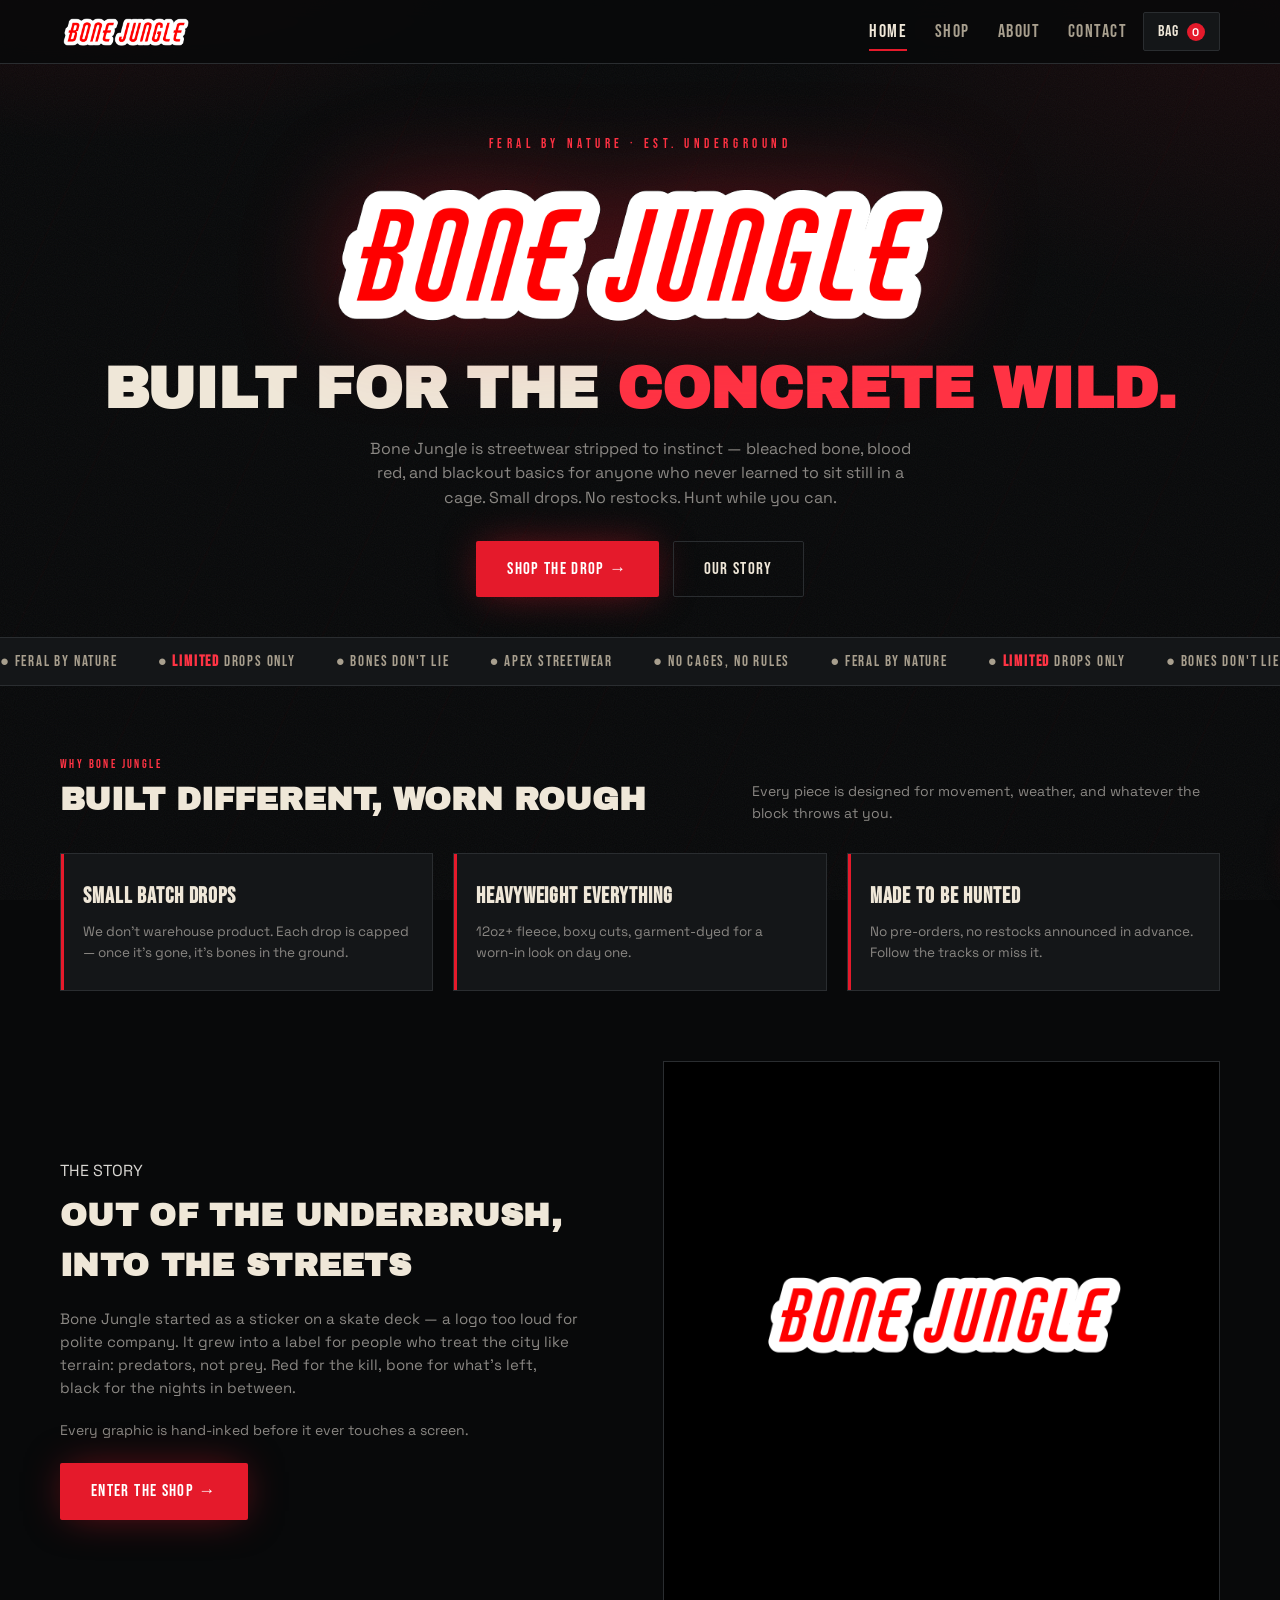
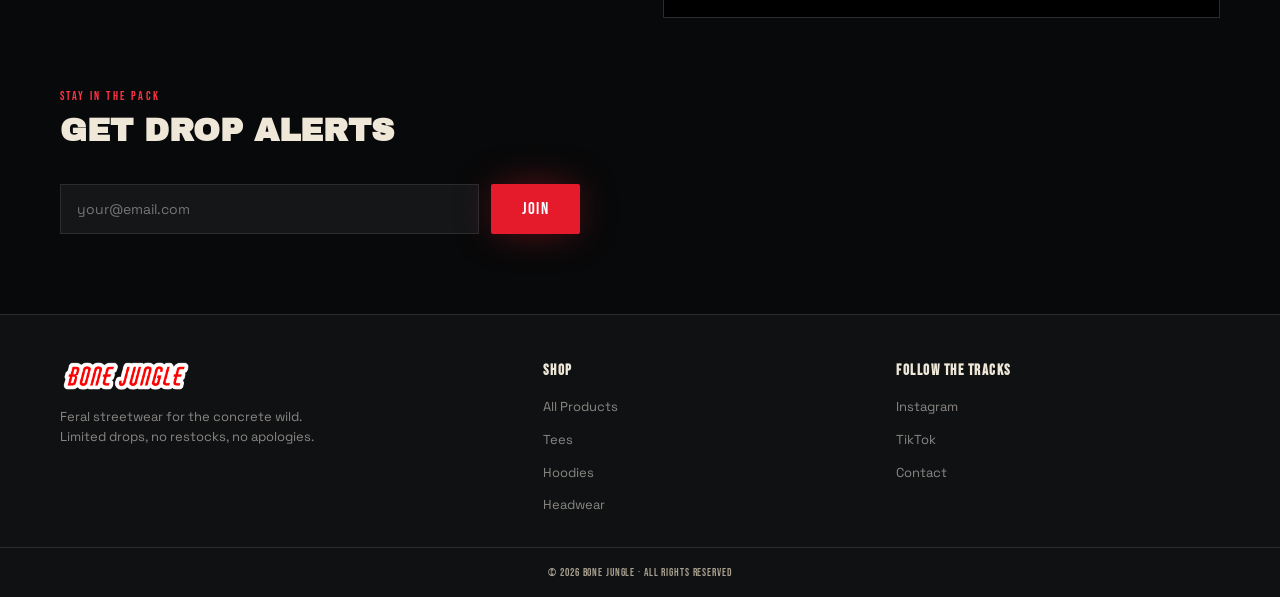
<file: index.html>
<!DOCTYPE html>
<html lang="en">
<head>
<meta charset="UTF-8" />
<meta name="viewport" content="width=device-width, initial-scale=1.0, viewport-fit=cover" />
<title>Bone Jungle &middot; Feral Streetwear</title>
<meta name="description" content="Bone Jungle — feral streetwear built for the concrete wild. Limited drops, no cages." />
<link rel="preconnect" href="https://fonts.googleapis.com">
<link rel="preconnect" href="https://fonts.gstatic.com" crossorigin>
<link rel="stylesheet" href="css/style.css">
</head>
<body>
<div class="vines"></div>
<div class="noise"></div>

<header>
  <div class="bar">
    <a href="index.html" aria-label="Bone Jungle home">
      <img class="logo-mark" src="assets/bone-jungle-logo-transparent.png" alt="Bone Jungle">
    </a>
    <div class="spacer"></div>
    <nav class="links" id="navLinks">
      <a href="index.html" aria-current="page">Home</a>
      <a href="shop.html">Shop</a>
      <a href="index.html#about">About</a>
      <a href="index.html#contact">Contact</a>
    </nav>
    <button class="cart-btn" id="cartBtn">
      Bag <span class="cart-count" data-cart-count hidden>0</span>
    </button>
    <button class="menu-toggle" id="menuToggle" aria-label="Menu">&#9776;</button>
  </div>
</header>

<main>

  <section class="hero">
    <div class="eyebrow">FERAL BY NATURE &middot; EST. UNDERGROUND</div>
    <img class="lockup" src="assets/bone-jungle-logo-transparent.png" alt="Bone Jungle">
    <h1>Built for the <em>concrete&nbsp;wild.</em></h1>
    <p>Bone Jungle is streetwear stripped to instinct — bleached bone, blood red, and blackout basics
       for anyone who never learned to sit still in a cage. Small drops. No restocks. Hunt while you can.</p>
    <div class="hero-ctas">
      <a class="btn primary" href="shop.html">Shop The Drop &rarr;</a>
      <a class="btn ghost" href="#about">Our Story</a>
    </div>
  </section>

  <div class="marquee">
    <div class="reel">
      <span>&#9679; FERAL BY NATURE</span>
      <span>&#9679; <b>LIMITED</b> DROPS ONLY</span>
      <span>&#9679; BONES DON'T LIE</span>
      <span>&#9679; APEX STREETWEAR</span>
      <span>&#9679; NO CAGES, NO RULES</span>
      <span>&#9679; FERAL BY NATURE</span>
      <span>&#9679; <b>LIMITED</b> DROPS ONLY</span>
      <span>&#9679; BONES DON'T LIE</span>
      <span>&#9679; APEX STREETWEAR</span>
      <span>&#9679; NO CAGES, NO RULES</span>
    </div>
  </div>

  <section class="block">
    <div class="block-head">
      <div>
        <div class="tag">WHY BONE JUNGLE</div>
        <h2>Built Different, Worn Rough</h2>
      </div>
      <p>Every piece is designed for movement, weather, and whatever the block throws at you.</p>
    </div>
    <div class="feat-grid">
      <div class="feat-card">
        <h3>Small Batch Drops</h3>
        <p>We don't warehouse product. Each drop is capped — once it's gone, it's bones in the ground.</p>
      </div>
      <div class="feat-card">
        <h3>Heavyweight Everything</h3>
        <p>12oz+ fleece, boxy cuts, garment-dyed for a worn-in look on day one.</p>
      </div>
      <div class="feat-card">
        <h3>Made To Be Hunted</h3>
        <p>No pre-orders, no restocks announced in advance. Follow the tracks or miss it.</p>
      </div>
    </div>
  </section>

  <section class="block" id="about">
    <div class="split">
      <div>
        <div class="tag">THE STORY</div>
        <h2 class="disp" style="font-size:clamp(22px,3.4vw,32px);color:var(--bone);margin:8px 0 16px;">Out of the underbrush, into the streets</h2>
        <p style="color:var(--muted);font-size:15px;max-width:52ch;">
          Bone Jungle started as a sticker on a skate deck — a logo too loud for polite company.
          It grew into a label for people who treat the city like terrain: predators, not prey.
          Red for the kill, bone for what's left, black for the nights in between.
        </p>
        <div class="cta-note">Every graphic is hand-inked before it ever touches a screen.</div>
        <a class="btn primary" style="margin-top:22px;" href="shop.html">Enter The Shop &rarr;</a>
      </div>
      <img src="assets/bone-jungle-logo.png" alt="Bone Jungle sticker art">
    </div>
  </section>

  <section class="block" id="contact">
    <div class="block-head">
      <div>
        <div class="tag">STAY IN THE PACK</div>
        <h2>Get Drop Alerts</h2>
      </div>
    </div>
    <form style="display:flex;gap:12px;flex-wrap:wrap;max-width:520px;" onsubmit="event.preventDefault(); this.querySelector('button').textContent='YOU\'RE IN';">
      <input type="email" required placeholder="your@email.com"
        style="flex:1;min-width:220px;background:var(--panel);border:1px solid var(--line);color:var(--ink);
               padding:14px 16px;font-family:'Space Grotesk';font-size:14px;">
      <button class="btn primary" type="submit">Join</button>
    </form>
  </section>

</main>

<footer>
  <div class="foot-wrap">
    <div>
      <img class="logo-mark" src="assets/bone-jungle-logo-transparent.png" alt="Bone Jungle" style="margin-bottom:14px;">
      <p>Feral streetwear for the concrete wild. Limited drops, no restocks, no apologies.</p>
    </div>
    <div>
      <h4>SHOP</h4>
      <ul>
        <li><a href="shop.html">All Products</a></li>
        <li><a href="shop.html">Tees</a></li>
        <li><a href="shop.html">Hoodies</a></li>
        <li><a href="shop.html">Headwear</a></li>
      </ul>
    </div>
    <div>
      <h4>FOLLOW THE TRACKS</h4>
      <ul>
        <li><a href="#">Instagram</a></li>
        <li><a href="#">TikTok</a></li>
        <li><a href="#">Contact</a></li>
      </ul>
    </div>
  </div>
  <div class="foot-bottom">&copy; 2026 BONE JUNGLE &middot; ALL RIGHTS RESERVED</div>
</footer>

<div class="overlay" id="cartOverlay"></div>
<aside class="drawer" id="cartDrawer">
  <div class="drawer-head">
    <h3>Your Bag</h3>
    <button id="cartClose" aria-label="Close cart">&times;</button>
  </div>
  <div class="drawer-items" id="drawerItems"></div>
  <div class="drawer-foot">
    <div class="row">Subtotal <b id="drawerTotal">$0.00</b></div>
    <a class="btn primary" href="shop.html">Continue To Shop</a>
  </div>
</aside>

<script src="js/cart.js"></script>
</body>
</html>
</file>
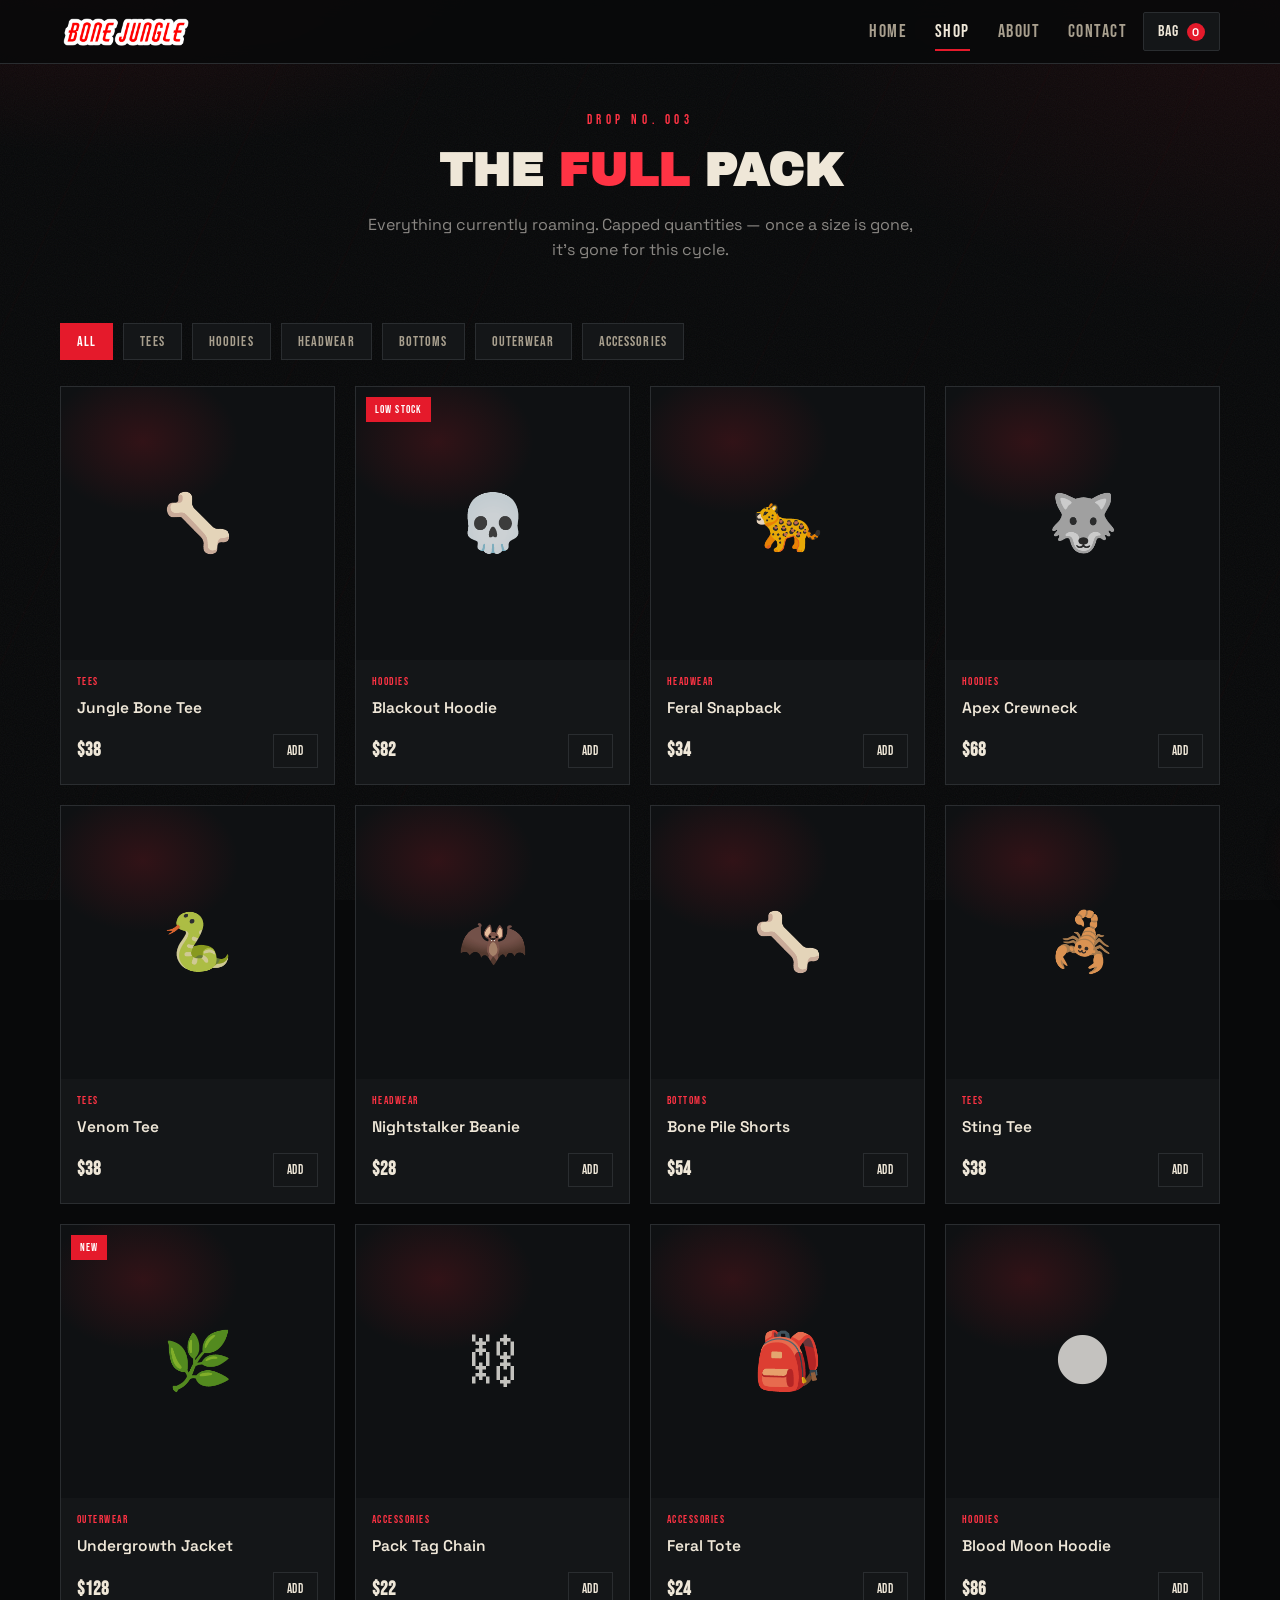
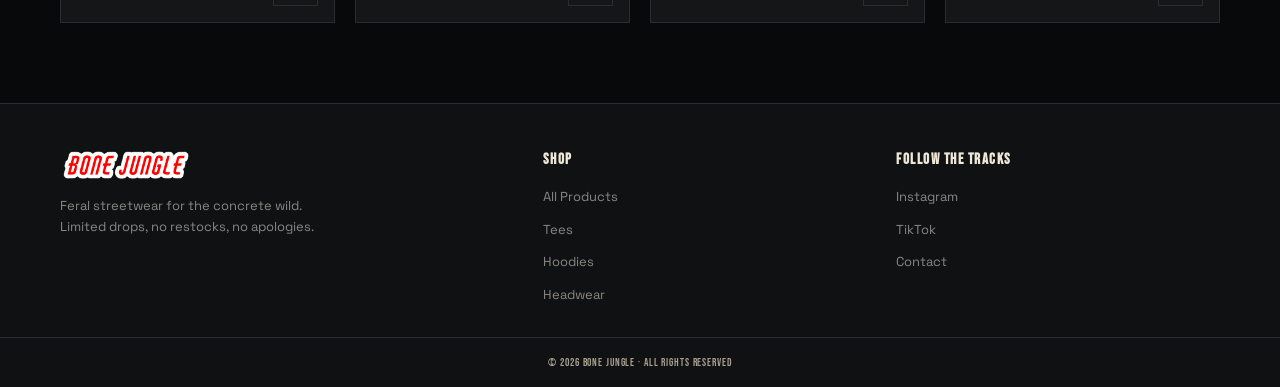
<file: shop.html>
<!DOCTYPE html>
<html lang="en">
<head>
<meta charset="UTF-8" />
<meta name="viewport" content="width=device-width, initial-scale=1.0, viewport-fit=cover" />
<title>Shop &middot; Bone Jungle</title>
<meta name="description" content="Shop Bone Jungle — feral streetwear drops. Tees, hoodies, headwear, and more." />
<link rel="preconnect" href="https://fonts.googleapis.com">
<link rel="preconnect" href="https://fonts.gstatic.com" crossorigin>
<link rel="stylesheet" href="css/style.css">
</head>
<body>
<div class="vines"></div>
<div class="noise"></div>

<header>
  <div class="bar">
    <a href="index.html" aria-label="Bone Jungle home">
      <img class="logo-mark" src="assets/bone-jungle-logo-transparent.png" alt="Bone Jungle">
    </a>
    <div class="spacer"></div>
    <nav class="links" id="navLinks">
      <a href="index.html">Home</a>
      <a href="shop.html" aria-current="page">Shop</a>
      <a href="index.html#about">About</a>
      <a href="index.html#contact">Contact</a>
    </nav>
    <button class="cart-btn" id="cartBtn">
      Bag <span class="cart-count" data-cart-count hidden>0</span>
    </button>
    <button class="menu-toggle" id="menuToggle" aria-label="Menu">&#9776;</button>
  </div>
</header>

<main>
  <section class="hero" style="padding-top:46px;padding-bottom:10px;">
    <div class="eyebrow">DROP NO. 003</div>
    <h1 style="font-size:clamp(28px,5vw,46px);">The <em>Full</em> Pack</h1>
    <p>Everything currently roaming. Capped quantities — once a size is gone, it's gone for this cycle.</p>
  </section>

  <section class="block" style="margin-top:20px;">
    <div class="filters" id="filters">
      <button class="filter" aria-pressed="true" data-filter="all">All</button>
      <button class="filter" data-filter="tees">Tees</button>
      <button class="filter" data-filter="hoodies">Hoodies</button>
      <button class="filter" data-filter="headwear">Headwear</button>
      <button class="filter" data-filter="bottoms">Bottoms</button>
      <button class="filter" data-filter="outerwear">Outerwear</button>
      <button class="filter" data-filter="accessories">Accessories</button>
    </div>

    <div class="product-grid" id="productGrid">
      <!-- cards injected by JS -->
    </div>
  </section>
</main>

<footer>
  <div class="foot-wrap">
    <div>
      <img class="logo-mark" src="assets/bone-jungle-logo-transparent.png" alt="Bone Jungle" style="margin-bottom:14px;">
      <p>Feral streetwear for the concrete wild. Limited drops, no restocks, no apologies.</p>
    </div>
    <div>
      <h4>SHOP</h4>
      <ul>
        <li><a href="shop.html">All Products</a></li>
        <li><a href="shop.html">Tees</a></li>
        <li><a href="shop.html">Hoodies</a></li>
        <li><a href="shop.html">Headwear</a></li>
      </ul>
    </div>
    <div>
      <h4>FOLLOW THE TRACKS</h4>
      <ul>
        <li><a href="#">Instagram</a></li>
        <li><a href="#">TikTok</a></li>
        <li><a href="#">Contact</a></li>
      </ul>
    </div>
  </div>
  <div class="foot-bottom">&copy; 2026 BONE JUNGLE &middot; ALL RIGHTS RESERVED</div>
</footer>

<div class="overlay" id="cartOverlay"></div>
<aside class="drawer" id="cartDrawer">
  <div class="drawer-head">
    <h3>Your Bag</h3>
    <button id="cartClose" aria-label="Close cart">&times;</button>
  </div>
  <div class="drawer-items" id="drawerItems"></div>
  <div class="drawer-foot">
    <div class="row">Subtotal <b id="drawerTotal">$0.00</b></div>
    <button class="btn primary" style="width:100%;justify-content:center;" onclick="alert('Demo store — checkout not connected yet.')">Checkout</button>
  </div>
</aside>

<script src="js/cart.js"></script>
<script>
const PRODUCTS = [
  { id:"jungle-bone-tee",   name:"Jungle Bone Tee",       cat:"tees",        price:38,  glyph:"&#129460;" },
  { id:"blackout-hoodie",   name:"Blackout Hoodie",       cat:"hoodies",     price:82,  glyph:"&#128128;", badge:"LOW STOCK" },
  { id:"feral-snapback",    name:"Feral Snapback",        cat:"headwear",    price:34,  glyph:"&#128006;" },
  { id:"apex-crewneck",     name:"Apex Crewneck",         cat:"hoodies",     price:68,  glyph:"&#128058;" },
  { id:"venom-tee",         name:"Venom Tee",             cat:"tees",        price:38,  glyph:"&#128013;" },
  { id:"nightstalker-beanie", name:"Nightstalker Beanie", cat:"headwear",    price:28,  glyph:"&#129415;" },
  { id:"bone-pile-shorts",  name:"Bone Pile Shorts",      cat:"bottoms",     price:54,  glyph:"&#129460;" },
  { id:"sting-tee",         name:"Sting Tee",             cat:"tees",        price:38,  glyph:"&#129410;" },
  { id:"undergrowth-jacket",name:"Undergrowth Jacket",    cat:"outerwear",   price:128, glyph:"&#127807;", badge:"NEW" },
  { id:"pack-tag-chain",    name:"Pack Tag Chain",        cat:"accessories", price:22,  glyph:"&#9939;" },
  { id:"feral-tote",        name:"Feral Tote",            cat:"accessories", price:24,  glyph:"&#127890;" },
  { id:"blood-moon-hoodie", name:"Blood Moon Hoodie",     cat:"hoodies",     price:86,  glyph:"&#127761;" },
];

function renderGrid(filter){
  const grid = document.getElementById("productGrid");
  const list = filter === "all" ? PRODUCTS : PRODUCTS.filter(p => p.cat === filter);
  grid.innerHTML = list.map(p => `
    <div class="pcard">
      <div class="thumb">
        ${p.badge ? `<div class="badge">${p.badge}</div>` : ""}
        <div class="glyph">${p.glyph}</div>
      </div>
      <div class="info">
        <div class="cat">${p.cat}</div>
        <h3>${p.name}</h3>
        <div class="price">
          <b>$${p.price}</b>
          <button class="add" data-id="${p.id}">Add</button>
        </div>
      </div>
    </div>
  `).join("");

  grid.querySelectorAll(".add").forEach(btn => {
    btn.addEventListener("click", () => {
      const product = PRODUCTS.find(p => p.id === btn.dataset.id);
      addToCart(product);
      btn.textContent = "Added";
      btn.classList.add("added");
      setTimeout(() => { btn.textContent = "Add"; btn.classList.remove("added"); }, 1100);
    });
  });
}

document.getElementById("filters").addEventListener("click", (e) => {
  const btn = e.target.closest(".filter");
  if(!btn) return;
  document.querySelectorAll(".filter").forEach(f => f.setAttribute("aria-pressed","false"));
  btn.setAttribute("aria-pressed","true");
  renderGrid(btn.dataset.filter);
});

renderGrid("all");
</script>
</body>
</html>
</file>
<file: css/style.css>
/* ============ BONE JUNGLE — shared theme ============ */
@import url('https://fonts.googleapis.com/css2?family=Bebas+Neue&family=Archivo+Black&family=Space+Grotesk:wght@400;500;600;700&display=swap');

:root{
  --black:#08090a;
  --black-2:#0f1113;
  --panel:#141618;
  --panel-2:#1b1e21;
  --line:#2a2d30;
  --red:#e51a2b;
  --red-2:#ff3344;
  --red-dim:#7a0f18;
  --bone:#efe7d8;
  --bone-dim:#a89f8e;
  --ink:#d8d6d2;
  --muted:#8a8783;
  --glow:0 0 40px -8px rgba(229,26,43,.55);
  --shadow:0 18px 40px -20px rgba(0,0,0,.8);
}
*{box-sizing:border-box;-webkit-tap-highlight-color:transparent}
html,body{margin:0;padding:0}
body{
  background:
    radial-gradient(900px 500px at 8% -6%, rgba(229,26,43,.14), transparent 55%),
    radial-gradient(1000px 620px at 100% 0%, rgba(229,26,43,.08), transparent 50%),
    var(--black);
  color:var(--ink);
  font-family:"Space Grotesk",system-ui,sans-serif;
  line-height:1.55;
  -webkit-font-smoothing:antialiased;
  min-height:100vh;
  overflow-x:hidden;
}
a{color:inherit;text-decoration:none}
img{max-width:100%;display:block}
.disp{font-family:"Archivo Black",system-ui,sans-serif;text-transform:uppercase;letter-spacing:.01em}
.jag{font-family:"Bebas+Neue","Bebas Neue",sans-serif}

::selection{background:var(--red);color:#fff}

/* torn/vine texture backdrop */
.vines{position:fixed;inset:0;pointer-events:none;z-index:0;opacity:.35;
  background-image:
    repeating-linear-gradient(115deg, rgba(229,26,43,.05) 0 2px, transparent 2px 140px),
    repeating-linear-gradient(25deg, rgba(239,231,216,.03) 0 1px, transparent 1px 90px);
}
.noise{position:fixed;inset:0;pointer-events:none;z-index:0;opacity:.05;
  background-image:url("data:image/svg+xml,%3Csvg xmlns='http://www.w3.org/2000/svg' width='120' height='120'%3E%3Cfilter id='n'%3E%3CfeTurbulence type='fractalNoise' baseFrequency='0.9' numOctaves='2' stitchTiles='stitch'/%3E%3C/filter%3E%3Crect width='100%25' height='100%25' filter='url(%23n)'/%3E%3C/svg%3E");
}

/* ============ HEADER ============ */
header{position:sticky;top:0;z-index:40;background:rgba(8,9,10,.82);backdrop-filter:blur(10px);
  border-bottom:1px solid var(--line)}
.bar{max-width:1200px;margin:0 auto;display:flex;align-items:center;gap:16px;padding:12px 20px}
.logo-mark{height:34px}
.spacer{flex:1}
nav.links{display:flex;gap:28px}
nav.links a{font-family:"Bebas Neue",sans-serif;font-size:18px;letter-spacing:.08em;color:var(--bone-dim);
  position:relative;padding:4px 0;transition:.15s}
nav.links a:hover,nav.links a[aria-current="page"]{color:var(--bone)}
nav.links a[aria-current="page"]::after{content:"";position:absolute;left:0;right:0;bottom:-2px;height:2px;background:var(--red)}
.cart-btn{display:flex;align-items:center;gap:8px;border:1px solid var(--line);background:var(--panel);
  padding:9px 14px;border-radius:2px;cursor:pointer;font-family:"Bebas Neue",sans-serif;font-size:16px;
  letter-spacing:.06em;color:var(--bone);transition:.15s}
.cart-btn:hover{border-color:var(--red);box-shadow:var(--glow)}
.cart-count{background:var(--red);color:#fff;font-family:"Space Grotesk",system-ui,sans-serif;font-weight:700;font-size:11px;
  min-width:18px;height:18px;border-radius:50%;display:grid;place-items:center;padding:0 3px}
.menu-toggle{display:none;background:none;border:1px solid var(--line);color:var(--bone);width:38px;height:38px;cursor:pointer}

main{position:relative;z-index:5}

/* ============ HERO ============ */
.hero{max-width:1200px;margin:0 auto;padding:70px 20px 40px;text-align:center;position:relative}
.hero .eyebrow{font-family:"Bebas Neue",sans-serif;letter-spacing:.35em;color:var(--red-2);font-size:13px;margin-bottom:18px}
.hero .lockup{max-width:640px;margin:0 auto 22px;filter:drop-shadow(0 0 50px rgba(229,26,43,.35))}
.hero h1{font-family:"Archivo Black",system-ui,sans-serif;text-transform:uppercase;font-size:clamp(30px,6vw,58px);line-height:1.02;
  margin:0 0 18px;color:var(--bone)}
.hero h1 em{font-style:normal;color:var(--red-2)}
.hero p{max-width:56ch;margin:0 auto 30px;color:var(--muted);font-size:16px}
.hero-ctas{display:flex;gap:14px;justify-content:center;flex-wrap:wrap}

.btn{font-family:"Bebas Neue",sans-serif;letter-spacing:.08em;font-size:17px;padding:14px 30px;
  border-radius:2px;cursor:pointer;border:1px solid transparent;transition:.15s;display:inline-flex;align-items:center;gap:8px}
.btn.primary{background:var(--red);color:#fff;box-shadow:var(--glow)}
.btn.primary:hover{background:var(--red-2);transform:translateY(-1px)}
.btn.ghost{background:transparent;border-color:var(--line);color:var(--bone)}
.btn.ghost:hover{border-color:var(--bone);}

/* ============ MARQUEE ============ */
.marquee{border-top:1px solid var(--line);border-bottom:1px solid var(--line);background:var(--panel);
  overflow:hidden;position:relative;z-index:5}
.marquee .reel{display:inline-flex;gap:40px;padding:12px 0;animation:reel 22s linear infinite;white-space:nowrap}
.marquee span{font-family:"Bebas Neue",sans-serif;font-size:15px;letter-spacing:.12em;color:var(--bone-dim)}
.marquee span b{color:var(--red-2)}
@keyframes reel{from{transform:translateX(0)}to{transform:translateX(-50%)}}

/* ============ SECTIONS ============ */
section.block{max-width:1200px;margin:70px auto;padding:0 20px}
.block-head{display:flex;align-items:flex-end;justify-content:space-between;gap:20px;margin-bottom:28px;flex-wrap:wrap}
.block-head h2{font-family:"Archivo Black",system-ui,sans-serif;text-transform:uppercase;font-size:clamp(22px,3.4vw,32px);margin:0;color:var(--bone)}
.block-head p{margin:6px 0 0;color:var(--muted);font-size:14px;max-width:52ch}
.block-head .tag{font-family:"Bebas Neue",sans-serif;letter-spacing:.2em;color:var(--red-2);font-size:12px}

.feat-grid{display:grid;grid-template-columns:repeat(3,1fr);gap:20px}
.feat-card{background:var(--panel);border:1px solid var(--line);padding:26px 22px;position:relative;overflow:hidden}
.feat-card::before{content:"";position:absolute;left:0;top:0;bottom:0;width:3px;background:var(--red)}
.feat-card h3{font-family:"Bebas Neue",sans-serif;letter-spacing:.04em;font-size:22px;margin:0 0 8px;color:var(--bone)}
.feat-card p{margin:0;font-size:13.5px;color:var(--muted)}

.split{display:grid;grid-template-columns:1fr 1fr;gap:46px;align-items:center}
.split img{width:100%;border:1px solid var(--line)}
.split .cta-note{margin-top:20px;font-size:14px;color:var(--muted)}

/* ============ PRODUCT GRID (shop) ============ */
.filters{display:flex;gap:10px;flex-wrap:wrap;margin-bottom:26px}
.filter{font-family:"Bebas Neue",sans-serif;letter-spacing:.08em;font-size:14px;color:var(--bone-dim);
  border:1px solid var(--line);background:var(--panel);padding:9px 16px;cursor:pointer;transition:.15s}
.filter:hover{color:var(--bone);border-color:var(--bone-dim)}
.filter[aria-pressed="true"]{color:#fff;background:var(--red);border-color:var(--red)}

.product-grid{display:grid;grid-template-columns:repeat(4,1fr);gap:20px}
.pcard{background:var(--panel);border:1px solid var(--line);display:flex;flex-direction:column;transition:.2s;position:relative}
.pcard:hover{border-color:var(--red-dim);transform:translateY(-3px);box-shadow:var(--shadow)}
.pcard .thumb{aspect-ratio:1/1;position:relative;overflow:hidden;background:
    radial-gradient(160px 120px at 30% 20%, rgba(229,26,43,.16), transparent 60%), var(--black-2)}
.pcard .thumb .glyph{position:absolute;inset:0;display:grid;place-items:center;font-size:56px;opacity:.9}
.pcard .badge{position:absolute;top:10px;left:10px;background:var(--red);color:#fff;font-family:"Bebas Neue",sans-serif;
  font-size:11px;letter-spacing:.1em;padding:4px 9px}
.pcard .info{padding:14px 16px 16px;display:flex;flex-direction:column;gap:6px;flex:1}
.pcard .cat{font-family:"Bebas Neue",sans-serif;letter-spacing:.14em;font-size:10.5px;color:var(--red-2);text-transform:uppercase}
.pcard h3{margin:0;font-size:15.5px;color:var(--bone);font-weight:600}
.pcard .price{margin-top:auto;display:flex;align-items:center;justify-content:space-between;padding-top:8px}
.pcard .price b{font-family:"Bebas Neue",sans-serif;font-size:19px;color:var(--bone)}
.pcard .add{font-family:"Bebas Neue",sans-serif;letter-spacing:.06em;font-size:13px;background:transparent;color:var(--bone);
  border:1px solid var(--line);padding:8px 13px;cursor:pointer;transition:.15s}
.pcard .add:hover{background:var(--red);border-color:var(--red);color:#fff}
.pcard .add.added{background:var(--bone);border-color:var(--bone);color:var(--black)}

/* ============ CART DRAWER ============ */
.overlay{position:fixed;inset:0;background:rgba(0,0,0,.6);opacity:0;pointer-events:none;transition:.2s;z-index:50}
.overlay.open{opacity:1;pointer-events:auto}
.drawer{position:fixed;top:0;right:0;bottom:0;width:min(400px,92vw);background:var(--panel-2);
  border-left:1px solid var(--line);z-index:60;transform:translateX(100%);transition:.25s cubic-bezier(.2,.8,.3,1);
  display:flex;flex-direction:column}
.drawer.open{transform:translateX(0)}
.drawer-head{display:flex;align-items:center;justify-content:space-between;padding:18px 20px;border-bottom:1px solid var(--line)}
.drawer-head h3{margin:0;font-family:"Archivo Black",system-ui,sans-serif;text-transform:uppercase;font-size:18px;color:var(--bone)}
.drawer-head button{background:none;border:none;color:var(--bone-dim);font-size:22px;cursor:pointer;line-height:1}
.drawer-items{flex:1;overflow-y:auto;padding:14px 20px}
.drawer-item{display:flex;gap:12px;padding:12px 0;border-bottom:1px solid var(--line)}
.drawer-item .g{width:56px;height:56px;background:var(--black-2);display:grid;place-items:center;font-size:26px;flex:0 0 auto}
.drawer-item .d{flex:1;min-width:0}
.drawer-item .d .n{font-size:14px;color:var(--bone);font-weight:600}
.drawer-item .d .m{font-size:12px;color:var(--muted);margin-top:2px}
.drawer-item .qty{display:flex;align-items:center;gap:8px;margin-top:6px}
.drawer-item .qty button{width:22px;height:22px;background:var(--black-2);border:1px solid var(--line);color:var(--bone);cursor:pointer}
.drawer-item .rm{background:none;border:none;color:var(--muted);font-size:11px;text-decoration:underline;cursor:pointer;margin-left:auto;align-self:flex-start}
.drawer-empty{color:var(--muted);font-size:14px;text-align:center;padding:40px 10px}
.drawer-foot{padding:18px 20px;border-top:1px solid var(--line)}
.drawer-foot .row{display:flex;justify-content:space-between;font-size:14px;color:var(--muted);margin-bottom:6px}
.drawer-foot .row b{color:var(--bone);font-family:"Bebas Neue",sans-serif;font-size:18px}
.drawer-foot .btn{width:100%;justify-content:center;margin-top:10px}

/* ============ FOOTER ============ */
footer{border-top:1px solid var(--line);margin-top:80px;background:var(--black-2);position:relative;z-index:5}
.foot-wrap{max-width:1200px;margin:0 auto;padding:44px 20px 30px;display:grid;grid-template-columns:1.4fr 1fr 1fr;gap:30px}
.foot-wrap h4{font-family:"Bebas Neue",sans-serif;letter-spacing:.1em;font-size:15px;color:var(--bone);margin:0 0 12px}
.foot-wrap p{font-size:13px;color:var(--muted);max-width:36ch}
.foot-wrap ul{list-style:none;margin:0;padding:0;display:flex;flex-direction:column;gap:8px}
.foot-wrap ul a{font-size:13px;color:var(--muted)}
.foot-wrap ul a:hover{color:var(--red-2)}
.foot-bottom{border-top:1px solid var(--line);text-align:center;padding:16px;font-size:11px;letter-spacing:.08em;
  color:var(--bone-dim);font-family:"Bebas Neue",sans-serif}

@media (max-width:920px){
  nav.links{display:none}
  .menu-toggle{display:block}
  .feat-grid{grid-template-columns:1fr}
  .split{grid-template-columns:1fr}
  .product-grid{grid-template-columns:repeat(2,1fr)}
  .foot-wrap{grid-template-columns:1fr}
}
@media (max-width:520px){
  .product-grid{grid-template-columns:1fr}
}
</file>
